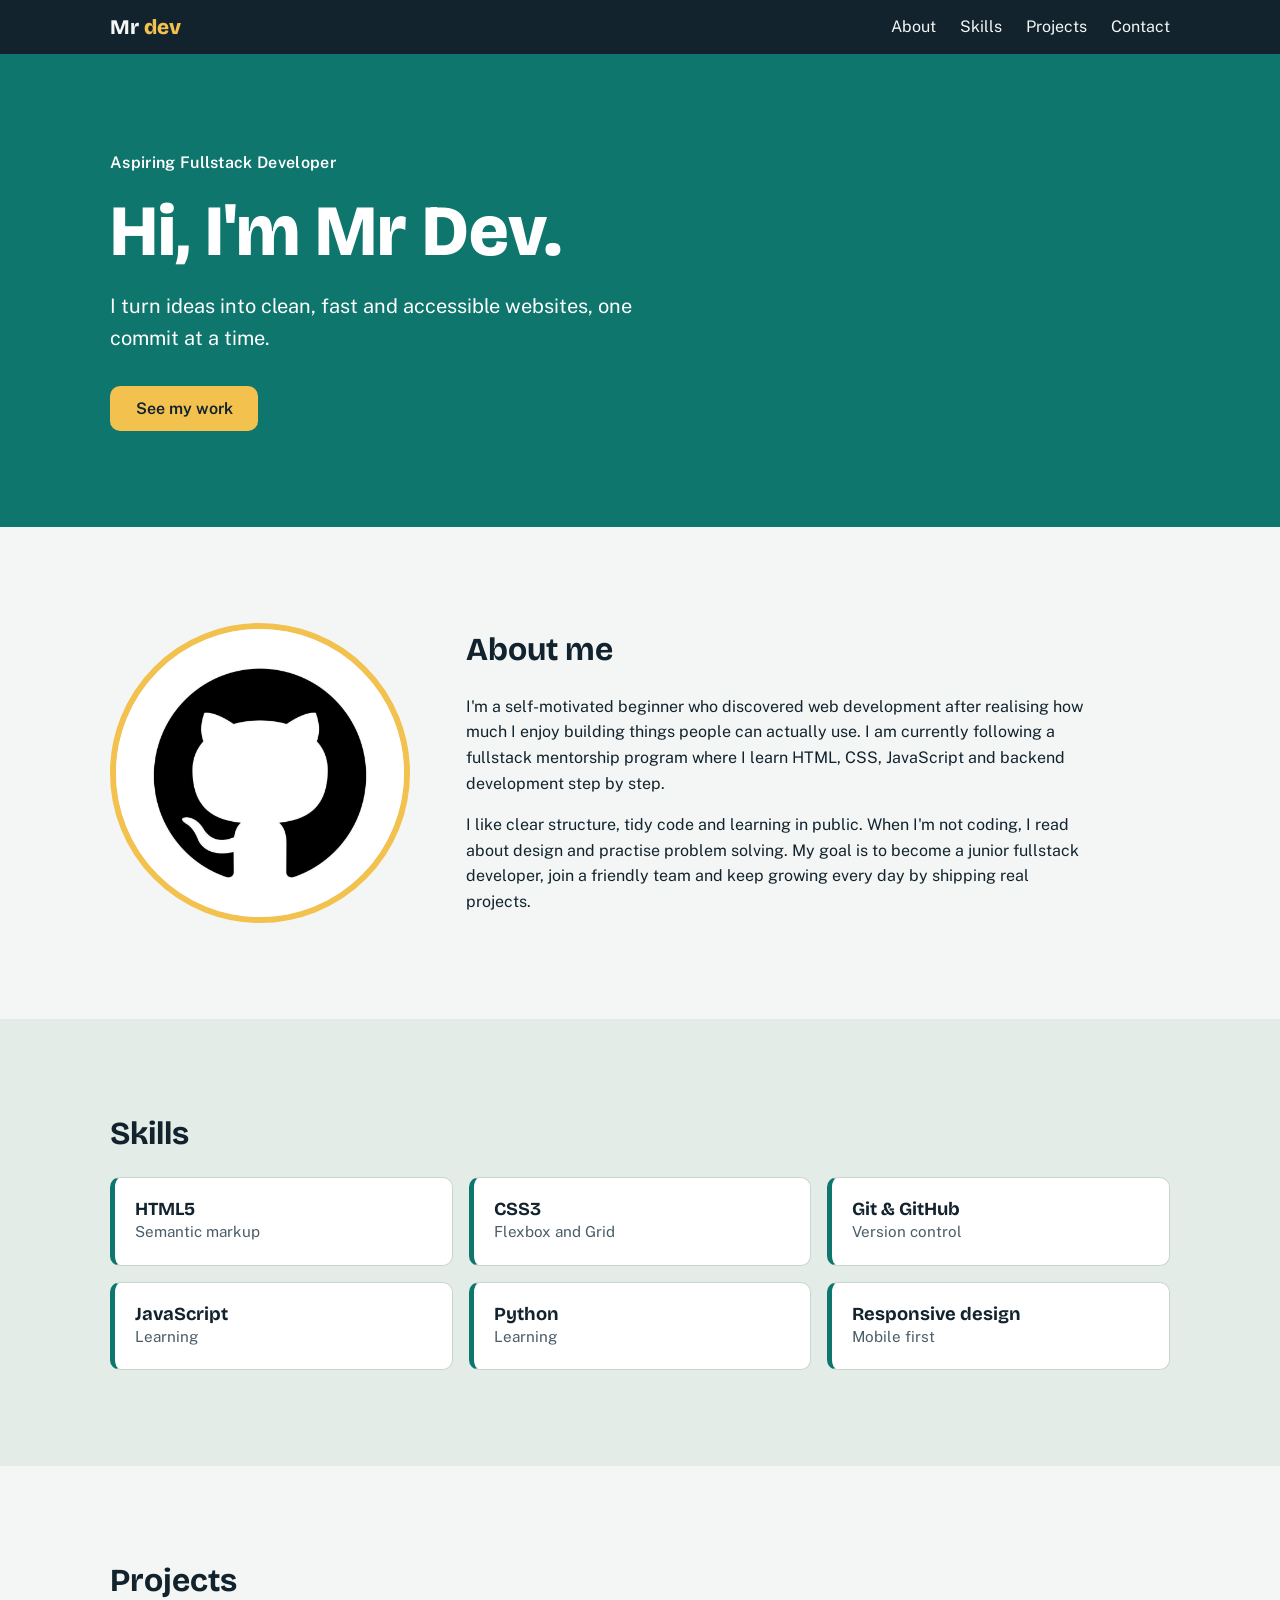
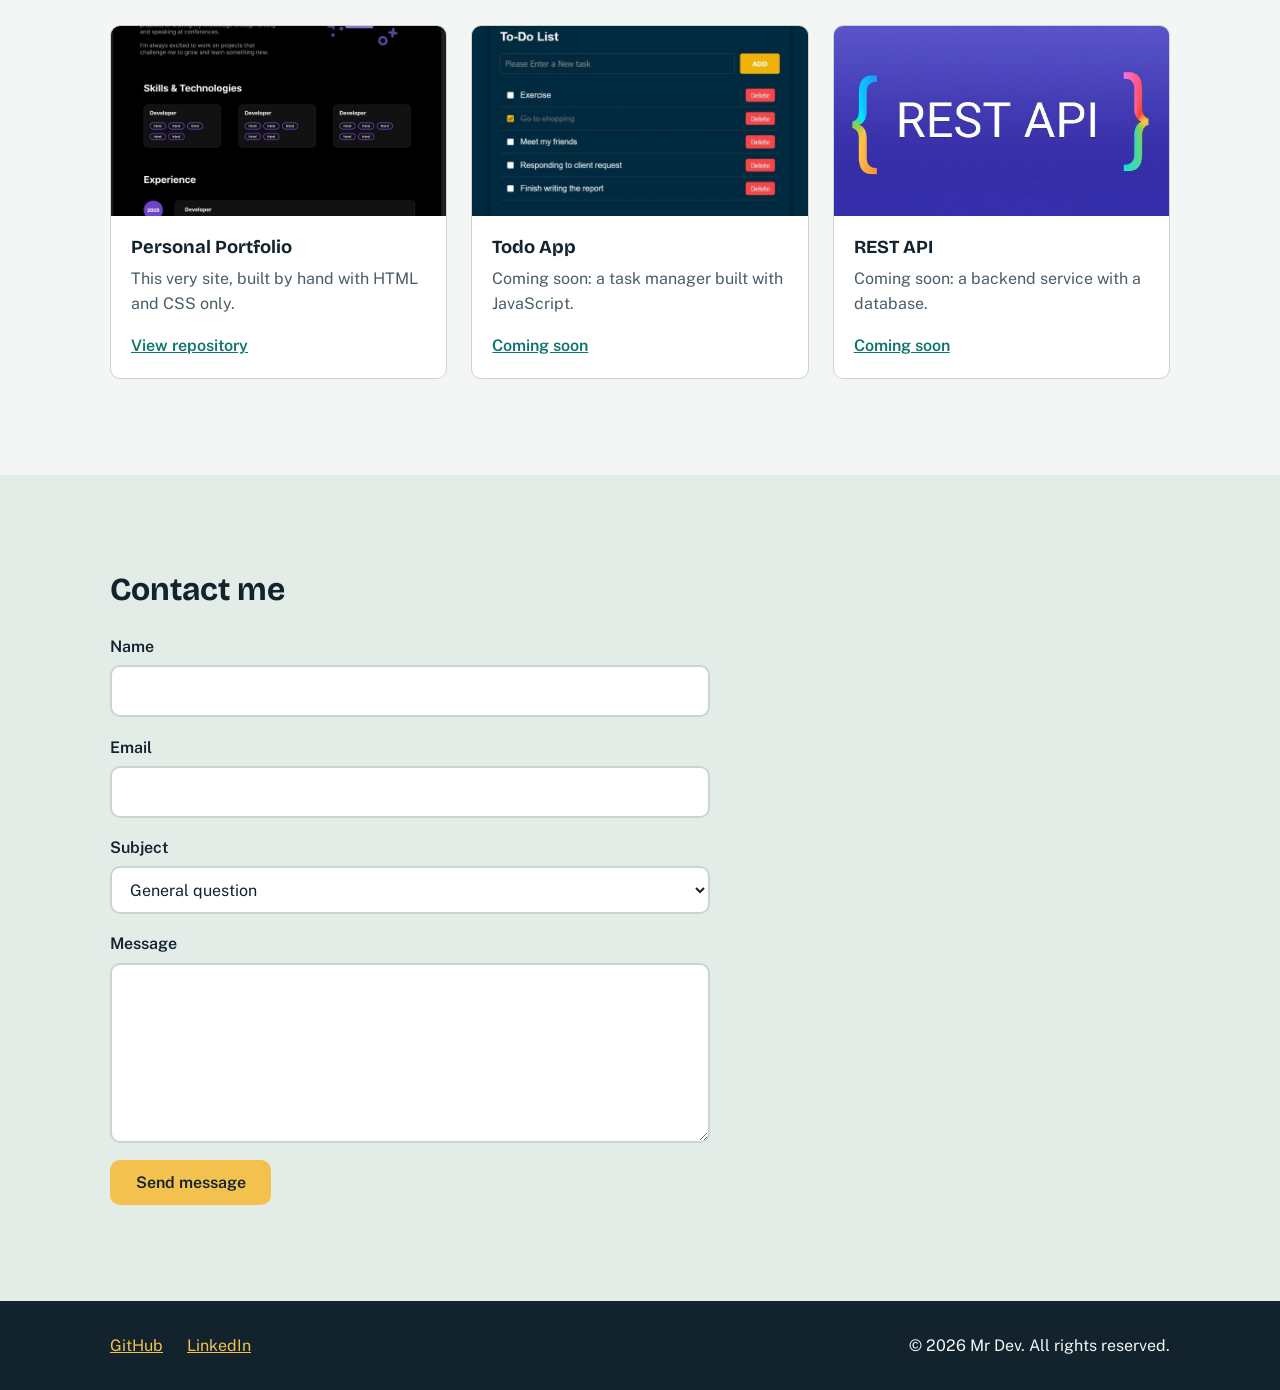
<file: index.html>
<!DOCTYPE html>
<html lang="en">
<head>
  <meta charset="UTF-8">
  <meta name="viewport" content="width=device-width, initial-scale=1.0">
  <meta name="description" content="Portfolio of Your Name, aspiring fullstack developer.">
  <title>Mr Dev | Aspiring Fullstack Developer</title>
  <link rel="preconnect" href="https://fonts.googleapis.com">
  <link rel="preconnect" href="https://fonts.gstatic.com" crossorigin>
  <link href="https://fonts.googleapis.com/css2?family=Bricolage+Grotesque:wght@600;800&family=Public+Sans:wght@400;600&display=swap" rel="stylesheet">
  <link rel="stylesheet" href="css/style.css">
</head>
<body>
  <header class="site-header">
    <div class="header-inner">
      <a class="logo" href="#top">Mr <span>dev</span></a>
      <nav aria-label="Main navigation">
        <ul class="nav-list">
          <li><a href="#about">About</a></li>
          <li><a href="#skills">Skills</a></li>
          <li><a href="#projects">Projects</a></li>
          <li><a href="#contact">Contact</a></li>
        </ul>
      </nav>
    </div>
  </header>

  <main id="top">
    <section class="hero" aria-labelledby="hero-title">
      <div class="container hero-content">
        <p class="hero-role">Aspiring Fullstack Developer</p>
        <h1 id="hero-title">Hi, I'm Mr Dev.</h1>
        <p class="hero-tagline">I turn ideas into clean, fast and accessible websites, one commit at a time.</p>
        <a class="btn" href="#projects">See my work</a>
      </div>
    </section>

    <section class="section" id="about" aria-labelledby="about-title">
      <div class="container about">
        <img class="about-photo" src="images/Mr dev.jpg" width="400" height="400" alt="Portrait avatar of Your Name">
        <div class="about-text">
          <h2 id="about-title">About me</h2>
          <p>I'm a self-motivated beginner who discovered web development after realising how much I enjoy building things people can actually use. I am currently following a fullstack mentorship program where I learn HTML, CSS, JavaScript and backend development step by step.</p>
          <p>I like clear structure, tidy code and learning in public. When I'm not coding, I read about design and practise problem solving. My goal is to become a junior fullstack developer, join a friendly team and keep growing every day by shipping real projects.</p>
        </div>
      </div>
    </section>

    <section class="section section-alt" id="skills" aria-labelledby="skills-title">
      <div class="container">
        <h2 id="skills-title">Skills</h2>
        <ul class="skills-grid">
          <li class="skill-card"><h3>HTML5</h3><p>Semantic markup</p></li>
          <li class="skill-card"><h3>CSS3</h3><p>Flexbox and Grid</p></li>
          <li class="skill-card"><h3>Git &amp; GitHub</h3><p>Version control</p></li>
          <li class="skill-card"><h3>JavaScript</h3><p>Learning</p></li>
          <li class="skill-card"><h3>Python</h3><p>Learning</p></li>
          <li class="skill-card"><h3>Responsive design</h3><p>Mobile first</p></li>
        </ul>
      </div>
    </section>

    <section class="section" id="projects" aria-labelledby="projects-title">
      <div class="container">
        <h2 id="projects-title">Projects</h2>
        <div class="projects-grid">
          <article class="project-card">
            <img src="images/personal_portfolio.jpg" width="600" height="340" alt="Wireframe of a personal portfolio layout" loading="lazy">
            <div class="project-body">
              <h3>Personal Portfolio</h3>
              <p>This very site, built by hand with HTML and CSS only.</p>
              <a class="project-link" href="https://github.com/your-username/portfolio">View repository</a>
            </div>
          </article>
          <article class="project-card">
            <img src="images/to_do_project.jpg" width="600" height="340" alt="Checkmark inside a circle representing a to-do app" loading="lazy">
            <div class="project-body">
              <h3>Todo App</h3>
              <p>Coming soon: a task manager built with JavaScript.</p>
              <a class="project-link" href="#projects">Coming soon</a>
            </div>
          </article>
          <article class="project-card">
            <img src="images/rest_api.jpg" width="600" height="340" alt="Code brackets on a screen representing a REST API" loading="lazy">
            <div class="project-body">
              <h3>REST API</h3>
              <p>Coming soon: a backend service with a database.</p>
              <a class="project-link" href="#projects">Coming soon</a>
            </div>
          </article>
        </div>
      </div>
    </section>

    <section class="section section-alt" id="contact" aria-labelledby="contact-title">
      <div class="container contact">
        <h2 id="contact-title">Contact me</h2>
        <form class="contact-form" action="#" method="post">
          <div class="field">
            <label for="name">Name</label>
            <input type="text" id="name" name="name" autocomplete="name" required>
          </div>
          <div class="field">
            <label for="email">Email</label>
            <input type="email" id="email" name="email" autocomplete="email" required>
          </div>
          <div class="field">
            <label for="subject">Subject</label>
            <select id="subject" name="subject">
              <option value="general">General question</option>
              <option value="project">Project proposal</option>
              <option value="job">Job opportunity</option>
              <option value="other">Other</option>
            </select>
          </div>
          <div class="field">
            <label for="message">Message</label>
            <textarea id="message" name="message" rows="6" required></textarea>
          </div>
          <button class="btn" type="submit">Send message</button>
        </form>
      </div>
    </section>
  </main>

  <footer class="site-footer">
    <div class="container footer-inner">
      <ul class="social-list">
        <li><a href="#">GitHub</a></li>
        <li><a href="#">LinkedIn</a></li>
      </ul>
      <p>&copy; 2026 Mr Dev. All rights reserved.</p>
    </div>
  </footer>
</body>
</html>
</file>
<file: css/style.css>
/* ---------- Variables ---------- */
:root {
  --color-bg: #f3f6f4;
  --color-surface: #ffffff;
  --color-alt: #e4ece8;
  --color-text: #12232e;
  --color-muted: #4a5d68;
  --color-primary: #0f766e;
  --color-highlight: #f2c14e;
  --color-border: #c9d6d0;
  --font-heading: "Bricolage Grotesque", Georgia, sans-serif;
  --font-body: "Public Sans", Arial, sans-serif;
  --max-width: 1100px;
  --radius: 10px;
}

@media (prefers-color-scheme: dark) {
  :root {
    --color-bg: #0e1a22;
    --color-surface: #16262f;
    --color-alt: #12212a;
    --color-text: #eef3f1;
    --color-muted: #a9bcc4;
    --color-primary: #3cc4b6;
    --color-border: #28404b;
  }
}

/* ---------- Reset & base ---------- */
*, *::before, *::after { box-sizing: border-box; margin: 0; padding: 0; }
html { scroll-behavior: smooth; scroll-padding-top: 70px; }
body {
  font-family: var(--font-body);
  line-height: 1.6;
  color: var(--color-text);
  background: var(--color-bg);
}
img { max-width: 100%; height: auto; display: block; }
ul { list-style: none; }
a { color: var(--color-primary); transition: color 0.2s; }
h1, h2, h3 { font-family: var(--font-heading); line-height: 1.2; }
h2 { font-size: 2rem; margin-bottom: 1.5rem; }
h3 { font-size: 1.15rem; }
:focus-visible { outline: 3px solid var(--color-highlight); outline-offset: 3px; }

.container { max-width: var(--max-width); margin: 0 auto; padding: 0 1.25rem; }
.section { padding: 4.5rem 0; }
.section-alt { background: var(--color-alt); }

/* ---------- Buttons ---------- */
.btn {
  display: inline-block;
  padding: 0.8rem 1.6rem;
  font: 600 1rem var(--font-body);
  color: #12232e;
  background: var(--color-highlight);
  border: 0;
  border-radius: var(--radius);
  text-decoration: none;
  cursor: pointer;
  transition: transform 0.2s, box-shadow 0.2s;
}
.btn:hover { transform: translateY(-3px); box-shadow: 0 8px 18px rgba(0, 0, 0, 0.25); }

/* ---------- Header (Flexbox) ---------- */
.site-header {
  position: sticky;
  top: 0;
  z-index: 10;
  background: var(--color-text);
}
.header-inner {
  max-width: var(--max-width);
  margin: 0 auto;
  padding: 0.9rem 1.25rem;
  display: flex;
  justify-content: space-between;
  align-items: center;
  flex-wrap: wrap;
  gap: 0.5rem 1.5rem;
}
.logo {
  font: 800 1.3rem var(--font-heading);
  color: var(--color-bg);
  text-decoration: none;
}
.logo span { color: var(--color-highlight); }
.nav-list { display: flex; gap: 1.5rem; flex-wrap: wrap; }
.nav-list a { color: var(--color-bg); text-decoration: none; padding: 0.25rem 0; border-bottom: 2px solid transparent; transition: border-color 0.2s, color 0.2s; }
.nav-list a:hover { color: var(--color-highlight); border-color: var(--color-highlight); }

/* ---------- Hero ---------- */
.hero {
  background: var(--color-primary);
  color: #fff;
  padding: 6rem 0;
}
@media (prefers-color-scheme: dark) { .hero { background: #0b5c56; } }
.hero-content { animation: rise 0.8s ease-out both; }
.hero-role { font-weight: 600; margin-bottom: 0.75rem; letter-spacing: 0.02em; }
.hero h1 { font-size: clamp(2.5rem, 8vw, 4.5rem); font-weight: 800; margin-bottom: 1rem; }
.hero-tagline { max-width: 34rem; font-size: 1.25rem; margin-bottom: 2rem; }
@keyframes rise { from { opacity: 0; transform: translateY(24px); } to { opacity: 1; transform: none; } }

/* ---------- About (Flexbox) ---------- */
.about { display: flex; flex-direction: column; align-items: center; gap: 2rem; }
.about-photo { width: 220px; height: 220px; border-radius: 50%; object-fit: cover; border: 6px solid var(--color-highlight); }
.about-text { max-width: 62ch; }
.about-text p + p { margin-top: 1rem; }

/* ---------- Skills (Grid) ---------- */
.skills-grid { display: grid; grid-template-columns: repeat(2, 1fr); gap: 1rem; }
.skill-card {
  background: var(--color-surface);
  border: 1px solid var(--color-border);
  border-left: 5px solid var(--color-primary);
  border-radius: var(--radius);
  padding: 1.25rem;
  transition: transform 0.2s, box-shadow 0.2s;
}
.skill-card p { color: var(--color-muted); font-size: 0.95rem; }
.skill-card:hover { transform: translateY(-3px); box-shadow: 0 6px 16px rgba(0, 0, 0, 0.15); }

/* ---------- Projects (Grid) ---------- */
.projects-grid { display: grid; grid-template-columns: 1fr; gap: 1.5rem; }
.project-card {
  background: var(--color-surface);
  border: 1px solid var(--color-border);
  border-radius: var(--radius);
  overflow: hidden;
  transition: transform 0.2s, box-shadow 0.2s;
}
.project-card:hover { transform: translateY(-5px); box-shadow: 0 12px 24px rgba(0, 0, 0, 0.18); }
.project-card img { width: 100%; aspect-ratio: 600 / 340; object-fit: cover; }
.project-body { padding: 1.25rem; }
.project-body p { color: var(--color-muted); margin: 0.5rem 0 1rem; }
.project-link { font-weight: 600; }
.project-link:hover { color: var(--color-text); }

/* ---------- Contact form ---------- */
.contact-form { max-width: 600px; }
.field { display: flex; flex-direction: column; gap: 0.35rem; margin-bottom: 1.1rem; }
.field label { font-weight: 600; }
.field input, .field select, .field textarea {
  width: 100%;
  padding: 0.7rem 0.85rem;
  font: inherit;
  color: var(--color-text);
  background: var(--color-surface);
  border: 2px solid var(--color-border);
  border-radius: var(--radius);
  transition: border-color 0.2s;
}
.field input:hover, .field select:hover, .field textarea:hover { border-color: var(--color-primary); }
.field textarea { resize: vertical; }

/* ---------- Footer ---------- */
.site-footer { background: var(--color-text); color: var(--color-bg); padding: 2rem 0; text-align: center; }
.footer-inner { display: flex; flex-direction: column; align-items: center; gap: 0.75rem; }
.social-list { display: flex; gap: 1.5rem; }
.site-footer a { color: var(--color-highlight); }
.site-footer a:hover { color: #fff; }

/* ---------- Desktop (min-width 768px) ---------- */
@media (min-width: 768px) {
  .section { padding: 6rem 0; }
  .about { flex-direction: row; align-items: center; gap: 3.5rem; }
  .about-photo { width: 300px; height: 300px; flex-shrink: 0; }
  .skills-grid { grid-template-columns: repeat(3, 1fr); }
  .projects-grid { grid-template-columns: repeat(3, 1fr); }
  .footer-inner { flex-direction: row; justify-content: space-between; }
}

@media (prefers-reduced-motion: reduce) {
  html { scroll-behavior: auto; }
  * { animation: none !important; transition: none !important; }
}
</file>
